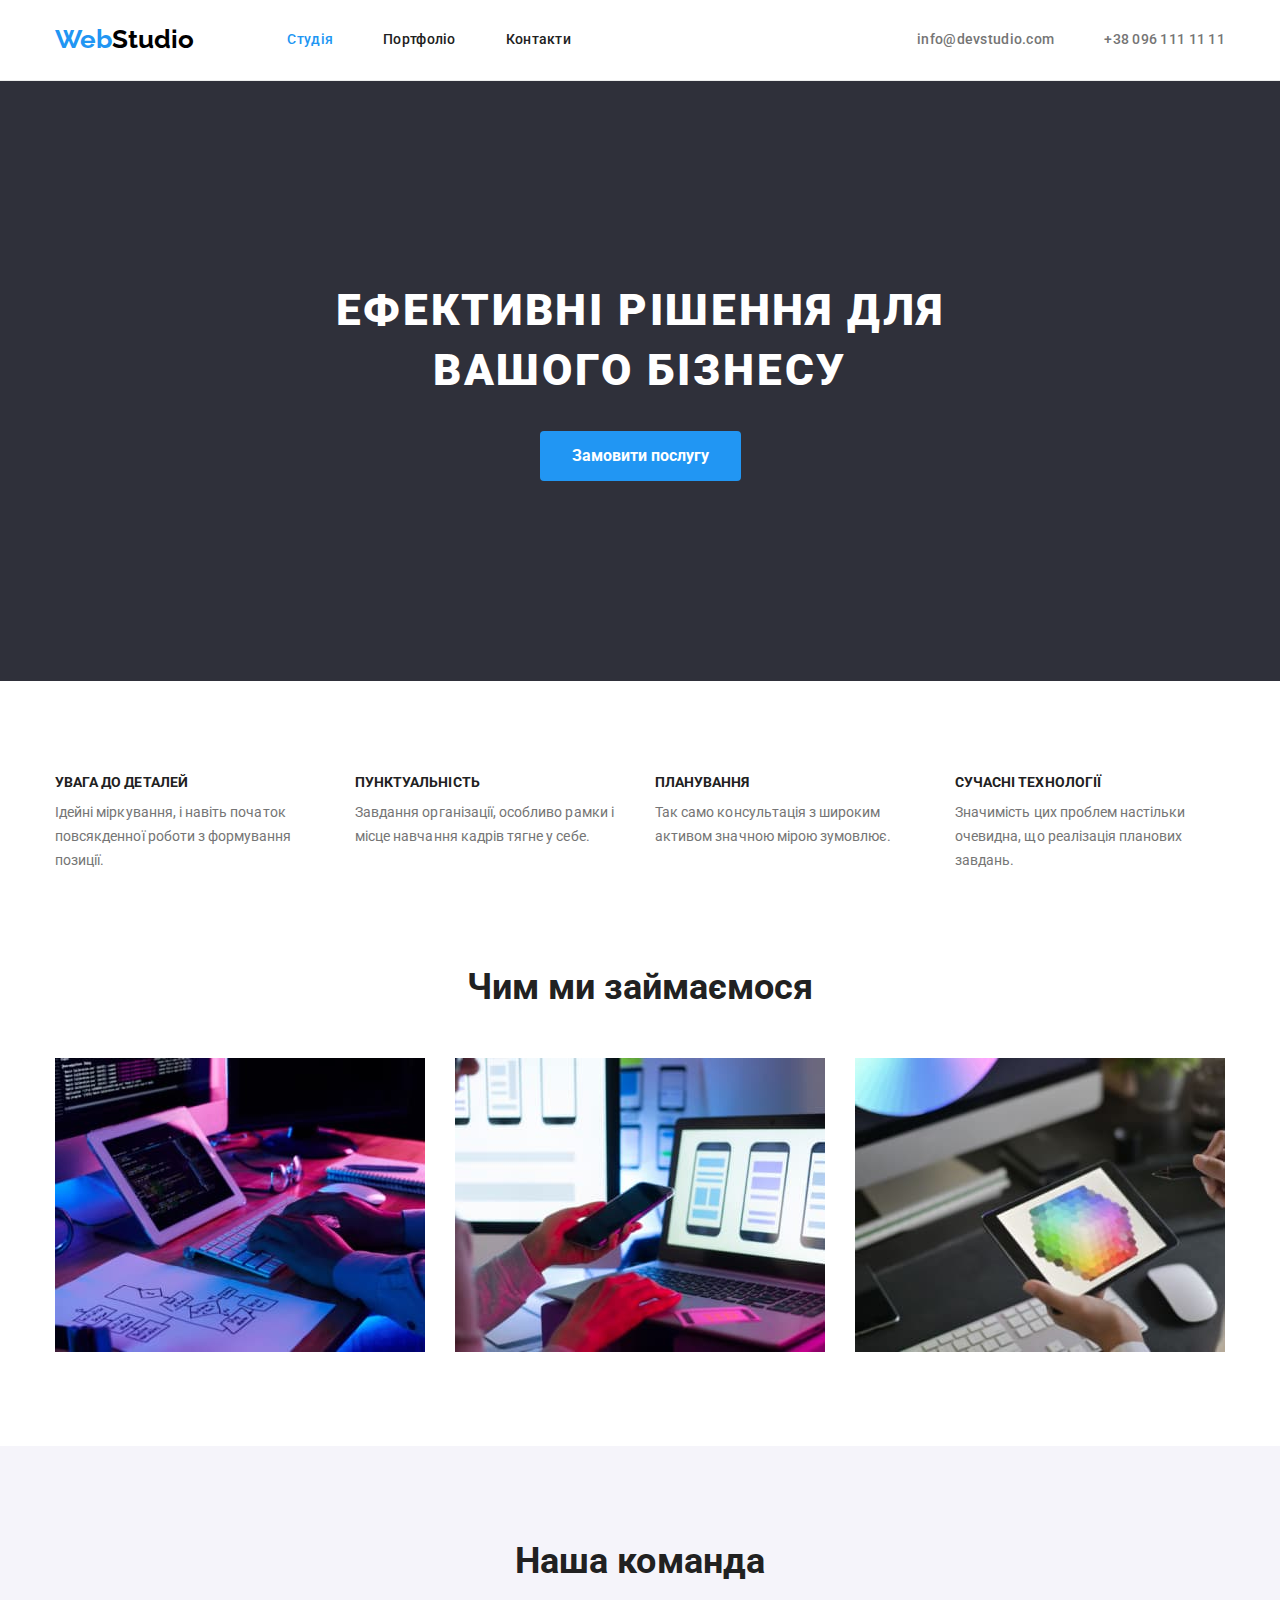
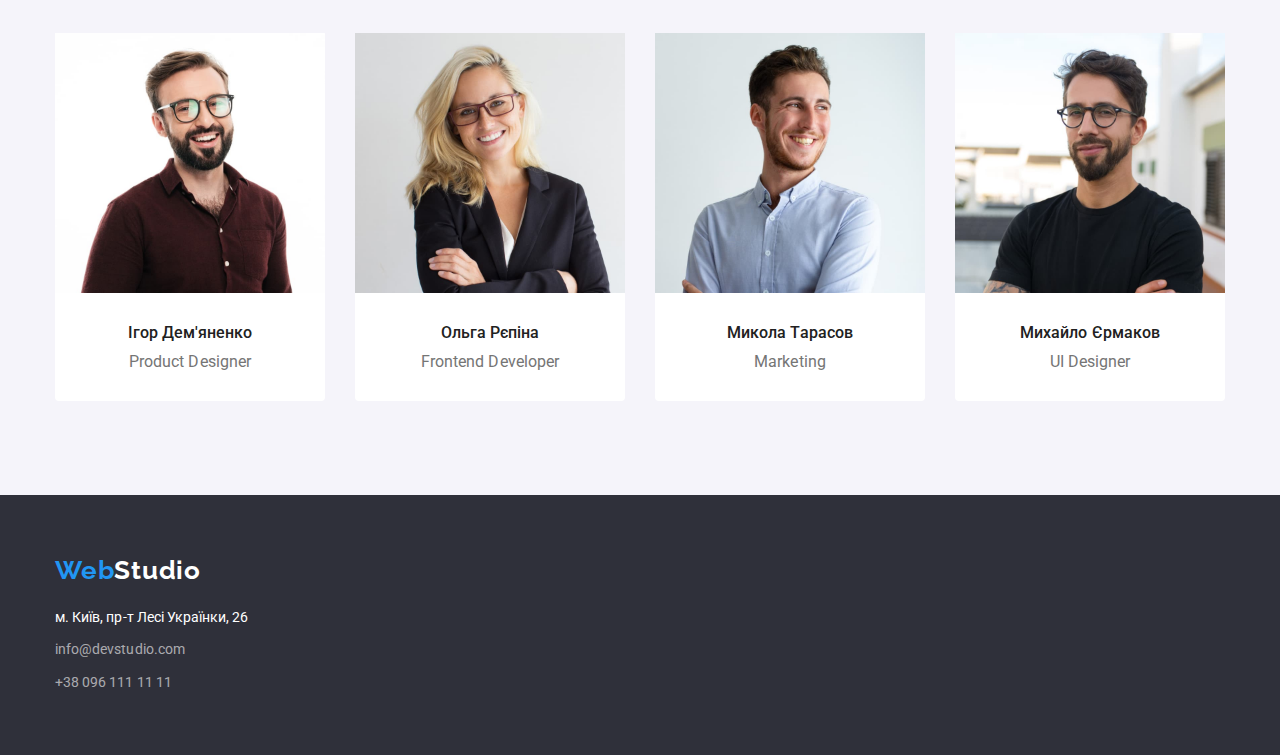
<file: index.html>
<!DOCTYPE html>
<html lang="uk">
  <head>
    <title>WebStudio</title>
    <link
      href="https://fonts.googleapis.com/css2?family=Raleway:wght@700&family=Roboto:wght@400;500;700;900&display=swap"
      rel="stylesheet"
    />
    <link
      rel="stylesheet"
      href="https://cdnjs.cloudflare.com/ajax/libs/modern-normalize/1.1.0/modern-normalize.min.css"
    />
    <link rel="stylesheet" href="./css/styles.css" />
    <meta charset="UTF-8" />
    <meta http-equiv="X-UA-Compatible" content="IE=edge" />
    <meta name="viewport" content="width=device-width, initial-scale=1.0" />
  </head>
  <body>
    <header class="header">
      <div class="container main-nav vertical">
        <a href="./index.html" class="logo"><span>Web</span>Studio</a>
        <nav class="site-nav">
          <ul class="site-nav list">
            <li class="menu"><a href="./index.html" class="link current">Студія</a></li>
            <li class="menu"><a href="./portfolio.html" class="link">Портфоліо</a></li>
            <li class="menu"><a href="" class="link">Контакти</a></li>
          </ul>
        </nav>
        <ul class="list-contact">
          <li class="menu">
            <a href="mailto:info@devstudio.com" class="link">info@devstudio.com</a>
          </li>
          <li class="menu"><a href="tel:+380961111111" class="link">+38 096 111 11 11</a></li>
        </ul>
      </div>
    </header>
    <main>
      <section class="section hero">
        <div class="container vertical">
          <h1 class="hero-title">
            ЕФЕКТИВНІ РІШЕННЯ ДЛЯ <br />
            ВАШОГО БІЗНЕСУ
          </h1>
          <button type="button" class="main-btn">Замовити послугу</button>
        </div>
      </section>

      <section class="section features">
        <div class="container">
          <h2 class="visually-hidden">Переваги студії</h2>
          <ul class="feature list">
            <li class="feature-item">
              <h3 class="title">УВАГА ДО ДЕТАЛЕЙ</h3>
              <p class="text">
                Ідейні міркування, і навіть початок повсякденної роботи з формування позиції.
              </p>
            </li>

            <li class="feature-item">
              <h3 class="title">ПУНКТУАЛЬНІСТЬ</h3>
              <p class="text">
                Завдання організації, особливо рамки і місце навчання кадрів тягне у себе.
              </p>
            </li>

            <li class="feature-item">
              <h3 class="title">ПЛАНУВАННЯ</h3>
              <p class="text">Так само консультація з широким активом значною мірою зумовлює.</p>
            </li>

            <li class="feature-item">
              <h3 class="title">СУЧАСНІ ТЕХНОЛОГІЇ</h3>
              <p class="text">
                Значимість цих проблем настільки очевидна, що реалізація планових завдань.
              </p>
            </li>
          </ul>
        </div>
      </section>

      <section class="section activity">
        <div class="container">
          <h2 class="section-title">Чим ми займаємося</h2>
          <ul class="work list">
            <li class="example">
              <img src="./images/1.jpg" alt="процес написання коду" width="370" />
            </li>
            <li class="example">
              <img src="./images/2.jpg" alt="процес створення макету додатку" width="370" />
            </li>
            <li class="example">
              <img src="./images/3.jpg" alt="обрання кольорової гами" width="370" />
            </li>
          </ul>
        </div>
      </section>

      <section class="section team">
        <div class="container">
          <h2 class="team-title">Наша команда</h2>
          <ul class="member list">
            <li class="unit">
              <img class="unit-img" src="./images/4.jpg" alt="чоловік в окулярах" width="270" />
              <div class="position">
                <h3 class="name">Ігор Дем'яненко</h3>
                <p class="job">Product Designer</p>
              </div>
            </li>

            <li class="unit">
              <img class="unit-img" src="./images/5.jpg" alt="жінка в окулярах" width="270" />
              <div class="position">
                <h3 class="name">Ольга Рєпіна</h3>
                <p class="job">Frontend Developer</p>
              </div>
            </li>

            <li class="unit">
              <img class="unit-img" src="./images/6.jpg" alt="чоловік посміхається" width="270" />
              <div class="position">
                <h3 class="name">Микола Тарасов</h3>
                <p class="job">Marketing</p>
              </div>
            </li>

            <li class="unit">
              <img
                class="unit-img"
                src="./images/7.jpg"
                alt="чоловік зі схрещеними руками"
                width="270"
              />
              <div class="position">
                <h3 class="name">Михайло Єрмаков</h3>
                <p class="job">UI Designer</p>
              </div>
            </li>
          </ul>
        </div>
      </section>
    </main>

    <footer class="footer">
      <div class="container vertical">
        <a href="./index.html" class="footer-logo"><span>Web</span>Studio</a>
        <address class="address">
          <span class="map">м. Київ, пр-т Лесі Українки, 26</span>
          <ul class="footer-contact">
            <li class="info">
              <a href="mailto:info@devstudio.com" class="link">info@devstudio.com</a>
            </li>
            <li class="info"><a href="tel:+380961111111" class="link">+38 096 111 11 11</a></li>
          </ul>
        </address>
      </div>
    </footer>
  </body>
</html>
</file>
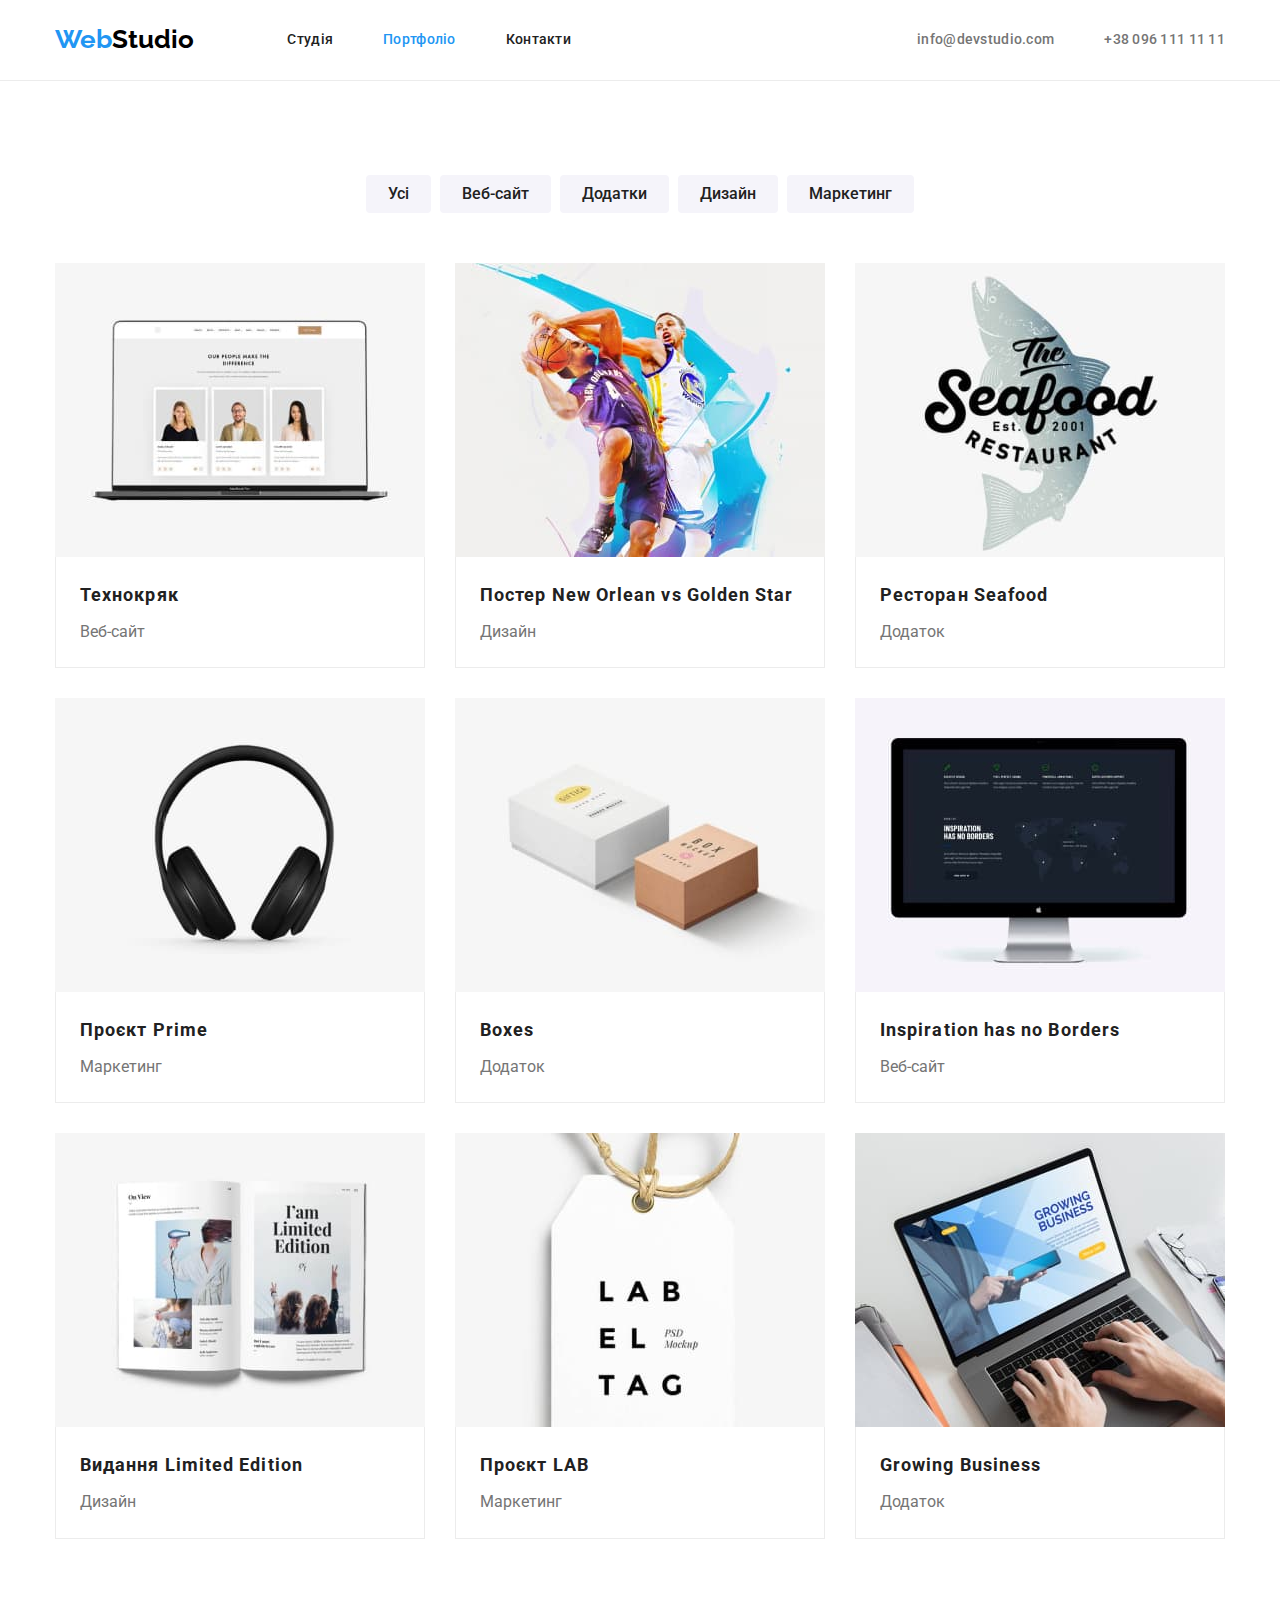
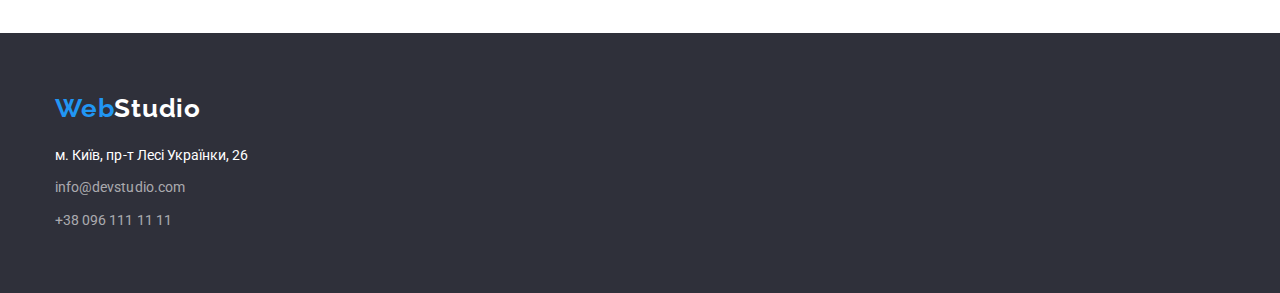
<file: portfolio.html>
<!DOCTYPE html>
<html lang="uk">
  <head>
    <title>Portfolio</title>
    <link
      href="https://fonts.googleapis.com/css2?family=Raleway:wght@700&family=Roboto:wght@400;500;700;900&display=swap"
      rel="stylesheet"
    />
    <link
      rel="stylesheet"
      href="https://cdnjs.cloudflare.com/ajax/libs/modern-normalize/1.1.0/modern-normalize.min.css"
    />
    <link rel="stylesheet" href="./css/styles.css" />
    <meta charset="UTF-8" />
    <meta http-equiv="X-UA-Compatible" content="IE=edge" />
    <meta name="viewport" content="width=device-width, initial-scale=1.0" />
  </head>
  <body>
    <header class="header">
      <div class="container main-nav vertical">
        <a href="./index.html" class="logo"><span>Web</span>Studio</a>
        <nav class="site-nav">
          <ul class="site-nav list">
            <li class="menu"><a href="./index.html" class="link">Студія</a></li>
            <li class="menu"><a href="./portfolio.html" class="link current">Портфоліо</a></li>
            <li><a href="" class="link">Контакти</a></li>
          </ul>
        </nav>
        <ul class="list-contact">
          <li class="menu">
            <a href="mailto:info@devstudio.com" class="link">info@devstudio.com</a>
          </li>
          <li class="menu"><a href="tel:+380961111111" class="link">+38 096 111 11 11</a></li>
        </ul>
      </div>
    </header>

    <main>
      <h1 class="visually-hidden">Фільтр</h1>
      <section class="section">
        <div class="container">
          <ul class="filter list">
            <li class="filter-item"><button type="button" class="btn">Усі</button></li>
            <li class="filter-item"><button type="button" class="btn">Веб-сайт</button></li>
            <li class="filter-item"><button type="button" class="btn">Додатки</button></li>
            <li class="filter-item"><button type="button" class="btn">Дизайн</button></li>
            <li class="filter-item"><button type="button" class="btn">Маркетинг</button></li>
          </ul>

          <ul class="gallery">
            <li class="gallery-item">
              <a href="" class="link">
                <div class="card-thumb">
                  <img src="./images/8.jpg" alt="ноутбук з відкритим сайтом" width="370" />
                </div>
                <div class="gallery-content">
                  <h2 class="project">Технокряк</h2>
                  <p class="item">Веб-сайт</p>
                </div>
              </a>
            </li>

            <li class="gallery-item">
              <a href="" class="link">
                <div class="card-thumb">
                  <img src="./images/9.jpg" alt="постер з двома баскетболістами" width="370" />
                </div>
                <div class="gallery-content">
                  <h2 class="project">Постер New Orlean vs Golden Star</h2>
                  <p class="item">Дизайн</p>
                </div>
              </a>
            </li>

            <li class="gallery-item">
              <a href="" class="link">
                <div class="card-thumb">
                  <img src="./images/10.jpg" alt="логотип ресторану" width="370" />
                </div>
                <div class="gallery-content">
                  <h2 class="project">Ресторан Seafood</h2>
                  <p class="item">Додаток</p>
                </div>
              </a>
            </li>

            <li class="gallery-item">
              <a href="" class="link">
                <div class="card-thumb">
                  <img src="./images/11.jpg" alt="накладні навушники" width="370" />
                </div>
                <div class="gallery-content">
                  <h2 class="project">Проєкт Prime</h2>
                  <p class="item">Маркетинг</p>
                </div>
              </a>
            </li>

            <li class="gallery-item">
              <a href="" class="link">
                <div class="card-thumb">
                  <img src="./images/12.jpg" alt="дві картонні коробки" width="370" />
                </div>
                <div class="gallery-content">
                  <h2 class="project">Boxes</h2>
                  <p class="item">Додаток</p>
                </div>
              </a>
            </li>

            <li class="gallery-item">
              <a href="" class="link">
                <div class="card-thumb">
                  <img src="./images/13.jpg" alt="комп'ютерний монітор" width="370" />
                </div>
                <div class="gallery-content">
                  <h2 class="project">Inspiration has no Borders</h2>
                  <p class="item">Веб-сайт</p>
                </div>
              </a>
            </li>

            <li class="gallery-item">
              <a href="" class="link">
                <div class="card-thumb">
                  <img src="./images/14.jpg" alt="розворот журналу" width="370" />
                </div>
                <div class="gallery-content">
                  <h2 class="project">Видання Limited Edition</h2>
                  <p class="item">Дизайн</p>
                </div>
              </a>
            </li>

            <li class="gallery-item">
              <a href="" class="link">
                <div class="card-thumb">
                  <img src="./images/15.jpg" alt="лейбл" width="370" />
                </div>
                <div class="gallery-content">
                  <h2 class="project">Проєкт LAB</h2>
                  <p class="item">Маркетинг</p>
                </div>
              </a>
            </li>

            <li class="gallery-item">
              <a href="" class="link">
                <div class="card-thumb">
                  <img src="./images/16.jpg" alt="людина набирає текст на клавіатурі" width="370" />
                </div>
                <div class="gallery-content">
                  <h2 class="project">Growing Business</h2>
                  <p class="item">Додаток</p>
                </div>
              </a>
            </li>
          </ul>
        </div>
      </section>
    </main>

    <footer class="footer">
      <div class="container vertical">
        <a href="./index.html" class="footer-logo"><span>Web</span>Studio</a>
        <address class="address">
          <span class="map">м. Київ, пр-т Лесі Українки, 26</span>
          <ul class="footer-contact">
            <li class="info">
              <a href="mailto:info@devstudio.com" class="link">info@devstudio.com</a>
            </li>
            <li class="info"><a href="tel:+380961111111" class="link">+38 096 111 11 11</a></li>
          </ul>
        </address>
      </div>
    </footer>
  </body>
</html>
</file>
<file: css/styles.css>
:root {
  --primary-text-color: #757575;
  --title-text-color: #212121;
  --primary-background: #ffffff;
  --secondary-background: #2f303a;
  --accent-color: #2196f3;
  --button-background: #f5f4fa;
  --button-active: #188ce8;
  --footer-contact: rgba(255, 255, 255, 0.6);
  --logo: #000000;
  --border-line: #ececec;
  --portfolio-gap: 30px;
}

body {
  background-color: var(--primary-background);
  font-family: Roboto, sans-serif;
  letter-spacing: 0.003em;
}

h1,
h2,
h3,
p,
ul {
  margin: 0;
  padding: 0;
}

img {
  display: block;
  max-width: 100%;
  height: auto;
}

.visually-hidden {
  position: absolute;
  width: 1px;
  height: 1px;
  margin: -1px;
  border: 0;
  padding: 0;

  white-space: nowrap;
  clip-path: inset(100%);
  clip: rect(0 0 0 0);
  overflow: hidden;
}

.list,
.list-contact,
.footer-contact,
.gallery {
  list-style: none;
}

.link {
  text-decoration: none;
}

.section {
  padding-top: 94px;
  padding-bottom: 94px;
}

.header {
  border-bottom: 1px solid var(--border-line);
}

.container {
  width: 1200px;
  padding-left: 15px;
  padding-right: 15px;
  margin-left: auto;
  margin-right: auto;
}

.vertical {
  padding-top: 0px;
  padding-bottom: 0px;
}

/* Стили для index */

.logo {
  margin-right: 93px;
  color: var(--logo);
  font-family: Raleway, sans-serif;
  font-weight: 700;
  font-size: 26px;
  line-height: 1.2;
  text-decoration: none;
}

.logo span {
  color: var(--accent-color);
  font-family: Raleway, sans-serif;
  font-weight: 700;
  font-size: 26px;
  line-height: 1.2;
}

/* Навигация */

.main-nav {
  display: flex;
  align-items: center;
}

.site-nav {
  display: flex;
}

.site-nav .menu:not(:last-child) {
  margin-right: 50px;
}

.site-nav .link {
  display: block;
  padding-top: 32px;
  padding-bottom: 32px;
  color: var(--title-text-color);
  font-weight: 500;
  font-size: 14px;
  line-height: 1.14;
  letter-spacing: 0.02em;
}

.site-nav .link.current {
  color: var(--accent-color);
}

.site-nav .link:hover,
.site-nav .link:focus {
  color: var(--accent-color);
}

.list-contact {
  display: flex;
  margin-left: auto;
}

.list-contact .menu + .menu {
  margin-left: 50px;
}

.list-contact .link {
  display: block;
  padding-top: 32px;
  padding-bottom: 32px;
  color: var(--primary-text-color);
  font-weight: 500;
  font-size: 14px;
  line-height: 1.14;
  letter-spacing: 0.02em;
}

.list-contact .link:hover,
.list-contact .link:focus {
  color: var(--accent-color);
}

/* Герой */

.hero {
  padding-top: 200px;
  padding-bottom: 200px;
  text-align: center;
  background-color: var(--secondary-background);
}

.hero-title {
  color: var(--primary-background);
  font-weight: 900;
  font-size: 44px;
  line-height: 1.36;
  letter-spacing: 0.06em;
  margin-bottom: 30px;
}

.main-btn {
  cursor: pointer;
  border-style: none;
  padding: 10px 32px;
  border-radius: 4px;
  background-color: var(--accent-color);
  color: var(--primary-background);
  font-family: inherit;
  font-weight: 700;
  font-size: 16px;
  line-height: 1.9;
}

.main-btn:hover,
.main-btn:focus {
  background-color: var(--button-active);
}

/* Особенности */

.activity {
  padding-top: 0;
}

.feature {
  display: flex;
}

.feature-item {
  width: 270px;
}

.feature .feature-item:not(:last-child) {
  margin-right: 30px;
}

.list .title {
  color: var(--title-text-color);
  font-weight: 700;
  font-size: 14px;
  line-height: 1.14;
  margin-bottom: 10px;
}

.list .text {
  color: var(--primary-text-color);
  font-size: 14px;
  line-height: 1.7;
}

.section-title {
  color: var(--title-text-color);
  font-weight: 700;
  font-size: 36px;
  line-height: 1.17;
  text-align: center;
  margin-bottom: 50px;
}

/* Команда */

.team {
  background-color: var(--button-background);
}

.work {
  display: flex;
}

.example:not(:last-child) {
  margin-right: 30px;
}

.member {
  display: flex;
}

.team-title {
  color: var(--title-text-color);
  font-weight: 700;
  font-size: 36px;
  line-height: 1.17;
  text-align: center;
  margin-bottom: 50px;
}

.position {
  padding-top: 30px;
  padding-bottom: 30px;
}

.unit {
  background-color: var(--primary-background);
  border-radius: 0px 0px 4px 4px;
}

.unit:not(:last-child) {
  margin-right: 30px;
}

.unit .name {
  margin-bottom: 10px;
  color: var(--title-text-color);
  font-weight: 500;
  font-size: 16px;
  line-height: 1.19;
  text-align: center;
}

.unit .job {
  color: var(--primary-text-color);
  font-size: 16px;
  line-height: 1.19;
  text-align: center;
}

/* Подвал */

.footer {
  padding-top: 60px;
  padding-bottom: 60px;
  background-color: var(--secondary-background);
}

.footer-logo {
  display: inline-block;
  margin-bottom: 20px;
  color: var(--primary-background);
  font-family: Raleway, sans-serif;
  font-weight: 700;
  font-size: 26px;
  line-height: 1.19;
  letter-spacing: 0.03em;
  text-decoration: none;
}

.footer-logo span {
  color: var(--accent-color);
  font-family: Raleway, sans-serif;
  font-weight: 700;
  font-size: 26px;
  line-height: 1.19;
}

.address .map {
  display: inline-block;
  margin-bottom: 9px;
  color: var(--primary-background);
  font-size: 14px;
  font-style: normal;
  line-height: 1.7;
}

.footer-contact {
  display: flex;
  flex-direction: column;
}

.info:not(:last-child) {
  padding-bottom: 9px;
}

.footer-contact .link {
  color: var(--footer-contact);
  font-size: 14px;
  font-style: normal;
  line-height: 1.7;
}

.footer-contact .link:hover,
.footer-contact .link:focus {
  color: var(--accent-color);
}

/* Стили для портфолио */

.filter {
  display: flex;
  justify-content: center;
  margin-bottom: 50px;
}

.filter-item:not(:last-child) {
  margin-right: 9px;
}

.btn {
  cursor: pointer;
  border-style: none;
  padding: 6px 22px;
  border-radius: 4px;
  background-color: var(--button-background);
  color: var(--title-text-color);
  font-family: inherit;
  font-weight: 500;
  font-size: 16px;
  line-height: 1.6;
  text-align: center;
}

.btn:hover,
.btn:focus {
  background-color: var(--accent-color);
  color: var(--primary-background);
}

.gallery {
  display: flex;
  flex-wrap: wrap;
  margin-top: calc(-1 * var(--portfolio-gap));
  margin-left: calc(-1 * var(--portfolio-gap));
}

.gallery > .gallery-item {
  flex-basis: calc(100% / 3 - var(--portfolio-gap));
  margin-top: var(--portfolio-gap);
  margin-left: var(--portfolio-gap);
}

.gallery-content {
  padding: 20px 24px;
  border-bottom: 1px solid var(--border-line);
  border-right: 1px solid var(--border-line);
  border-left: 1px solid var(--border-line);
}

.gallery .project {
  margin-bottom: 4px;
  color: var(--title-text-color);
  font-weight: 700;
  font-size: 18px;
  line-height: 2;
  letter-spacing: 0.06em;
}

.gallery .item {
  color: var(--primary-text-color);
  font-size: 16px;
  line-height: 1.9;
}
</file>
